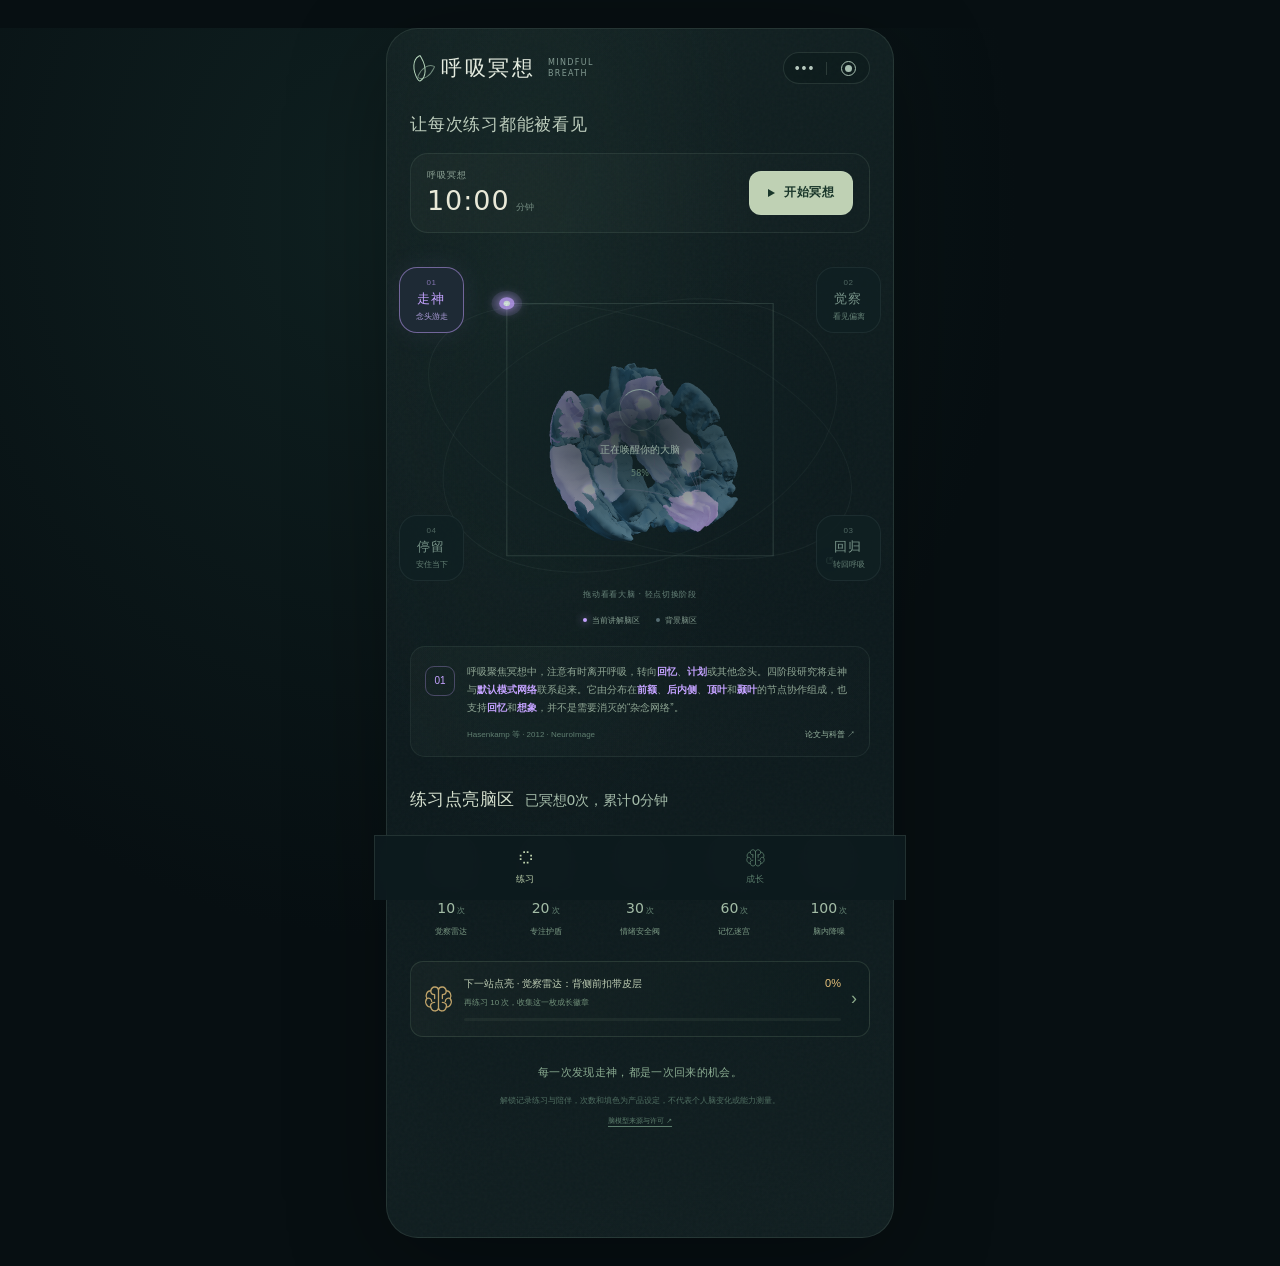
<file: index.html>
<!doctype html>
<html lang="zh-CN">
  <head>
    <meta charset="UTF-8" />
    <link rel="icon" type="image/svg+xml" href="./favicon.svg" />
    <meta name="viewport" content="width=device-width, initial-scale=1.0, viewport-fit=cover, maximum-scale=1.0, user-scalable=no" />
    <meta name="theme-color" content="#070f12" />
    <meta name="description" content="慢慢呼吸，我在这里。让逐渐点亮的大脑与光路，陪你安静练习十分钟。" />
    <meta property="og:title" content="十分钟呼吸冥想" />
    <meta property="og:description" content="让缓缓流动的微光，陪你安静练习十分钟。" />
    <meta name="twitter:card" content="summary" />
    <title>十分钟呼吸冥想</title>
    <style>
      html { background: #070f12; }
      body { margin: 0; }
      #boot { display: flex; align-items: center; justify-content: center; min-height: 100svh;
              color: #7e9a8b; font: 300 13px/2 system-ui, 'PingFang SC', sans-serif; letter-spacing: .1em; }
    </style>
    <script type="module" crossorigin src="./assets/index-C60kG4i8.js"></script>
    <link rel="stylesheet" crossorigin href="./assets/index-DVJmBMNv.css">
  </head>
  <body>
    <div id="root"><div id="boot">正在准备呼吸的空间…</div></div>
  </body>
</html>
</file>
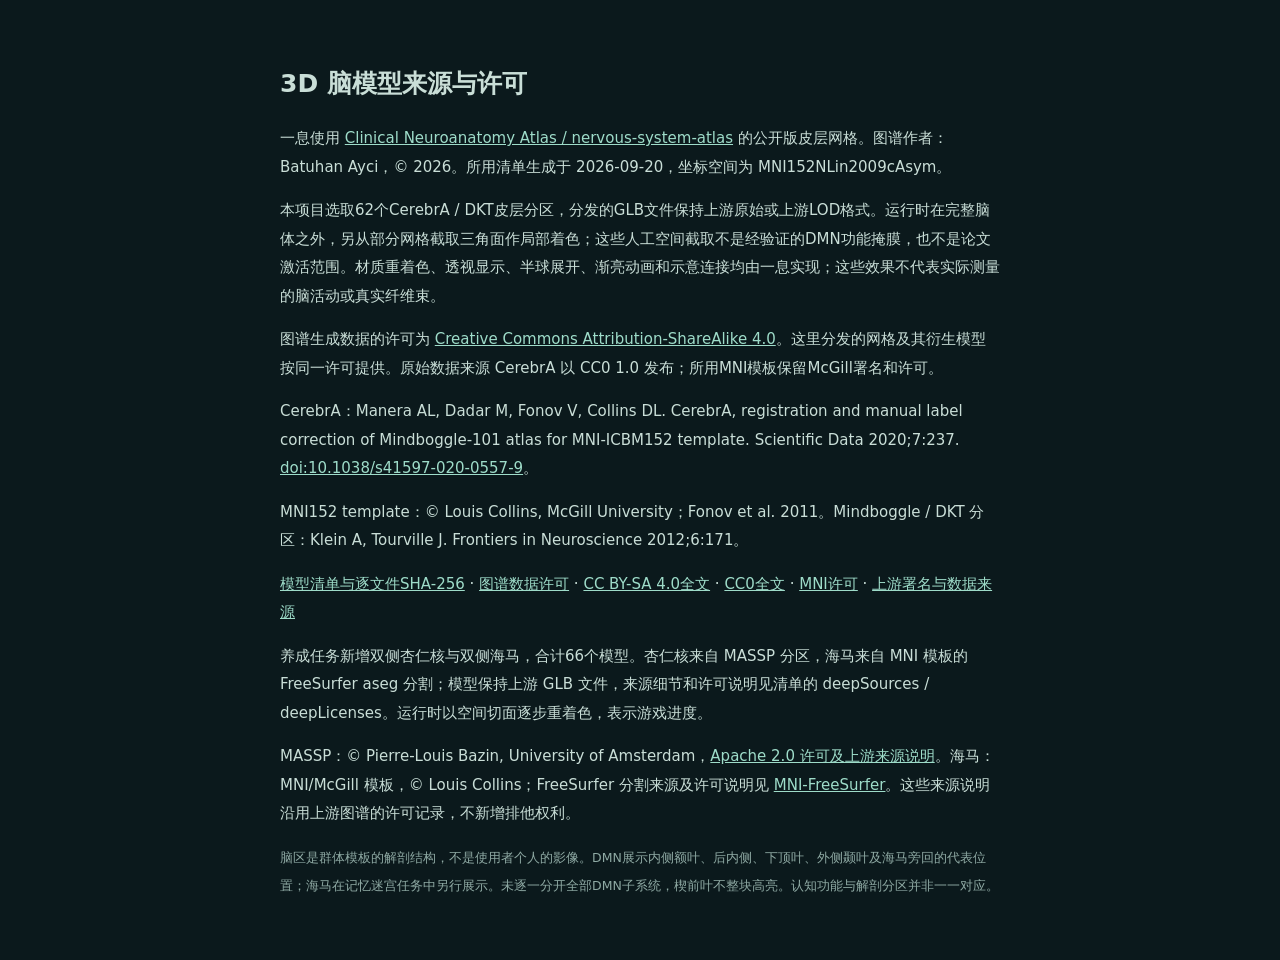
<file: models/brain/ATTRIBUTION.html>
<!doctype html>
<html lang="zh-CN"><meta charset="utf-8"><meta name="viewport" content="width=device-width,initial-scale=1">
<title>一息 · 3D脑模型来源与许可</title>
<style>body{max-width:720px;margin:60px auto;padding:0 24px;font:15px/1.9 system-ui,sans-serif;background:#0b191c;color:#c9ded7}h1{font-size:25px}a{color:#9edcc9}small{color:#8ea9a3}</style>
<h1>3D 脑模型来源与许可</h1>
<p>一息使用 <a href="https://github.com/aycibatuhan/nervous-system-atlas">Clinical Neuroanatomy Atlas / nervous-system-atlas</a> 的公开版皮层网格。图谱作者：Batuhan Ayci，© 2026。所用清单生成于 2026-09-20，坐标空间为 MNI152NLin2009cAsym。</p>
<p>本项目选取62个CerebrA / DKT皮层分区，分发的GLB文件保持上游原始或上游LOD格式。运行时在完整脑体之外，另从部分网格截取三角面作局部着色；这些人工空间截取不是经验证的DMN功能掩膜，也不是论文激活范围。材质重着色、透视显示、半球展开、渐亮动画和示意连接均由一息实现；这些效果不代表实际测量的脑活动或真实纤维束。</p>
<p>图谱生成数据的许可为 <a href="https://creativecommons.org/licenses/by-sa/4.0/">Creative Commons Attribution-ShareAlike 4.0</a>。这里分发的网格及其衍生模型按同一许可提供。原始数据来源 CerebrA 以 CC0 1.0 发布；所用MNI模板保留McGill署名和许可。</p>
<p>CerebrA：Manera AL, Dadar M, Fonov V, Collins DL. CerebrA, registration and manual label correction of Mindboggle-101 atlas for MNI-ICBM152 template. Scientific Data 2020;7:237. <a href="https://doi.org/10.1038/s41597-020-0557-9">doi:10.1038/s41597-020-0557-9</a>。</p>
<p>MNI152 template：© Louis Collins, McGill University；Fonov et al. 2011。Mindboggle / DKT 分区：Klein A, Tourville J. Frontiers in Neuroscience 2012;6:171。</p>
<p><a href="manifest.json">模型清单与逐文件SHA-256</a> · <a href="LICENSE.txt">图谱数据许可</a> · <a href="CC-BY-SA-4.0.txt">CC BY-SA 4.0全文</a> · <a href="CC0-1.0.txt">CC0全文</a> · <a href="MNI.txt">MNI许可</a> · <a href="UPSTREAM-NOTICE.txt">上游署名与数据来源</a></p>
<p>养成任务新增双侧杏仁核与双侧海马，合计66个模型。杏仁核来自 MASSP 分区，海马来自 MNI 模板的 FreeSurfer aseg 分割；模型保持上游 GLB 文件，来源细节和许可说明见清单的 deepSources / deepLicenses。运行时以空间切面逐步重着色，表示游戏进度。</p>
<p>MASSP：© Pierre-Louis Bazin, University of Amsterdam，<a href="Apache-2.0.txt">Apache 2.0 许可及上游来源说明</a>。海马：MNI/McGill 模板，© Louis Collins；FreeSurfer 分割来源及许可说明见 <a href="MNI-FreeSurfer.txt">MNI-FreeSurfer</a>。这些来源说明沿用上游图谱的许可记录，不新增排他权利。</p>
<small>脑区是群体模板的解剖结构，不是使用者个人的影像。DMN展示内侧额叶、后内侧、下顶叶、外侧颞叶及海马旁回的代表位置；海马在记忆迷宫任务中另行展示。未逐一分开全部DMN子系统，楔前叶不整块高亮。认知功能与解剖分区并非一一对应。</small>
</html>
</file>
<file: assets/index-DVJmBMNv.css>
html{--lightningcss-light: ;--lightningcss-dark:initial;color-scheme:dark;background:#070f12}body{color:#e7ece6;background:radial-gradient(at 30% 15%,#17302e88,#0000 50%),#070f12}button,a,input{-webkit-tap-highlight-color:transparent}button{cursor:pointer}button:disabled{opacity:.4;cursor:default}button:focus-visible,a:focus-visible,summary:focus-visible{outline-offset:4px;outline:2px solid #9ed6b7}a{color:inherit}.mini-shell{isolation:isolate;background:radial-gradient(at 30% 21%,#233d3640,#0000 43%),linear-gradient(165deg,#112021,#0c191c 55%,#101e20);max-width:460px;min-height:100svh;margin:0 auto;padding:0 23px 108px;font-family:PingFang SC,Microsoft YaHei,system-ui,sans-serif;position:relative;overflow:hidden}.mini-shell:before{content:"";pointer-events:none;opacity:.1;z-index:-1;background-image:url("data:image/svg+xml,%3Csvg viewBox='0 0 200 200' xmlns='http://www.w3.org/2000/svg'%3E%3Cfilter id='n'%3E%3CfeTurbulence type='fractalNoise' baseFrequency='.8' numOctaves='3' stitchTiles='stitch'/%3E%3C/filter%3E%3Cpath fill='%23fff' opacity='.3' filter='url(%23n)' d='M0 0h200v200H0z'/%3E%3C/svg%3E");position:absolute;inset:0}.mini-topbar{justify-content:space-between;align-items:center;height:78px;display:flex}.mini-brand{letter-spacing:.13em;color:#e4ebdf;align-items:center;gap:8px;font-family:Songti SC,STSong,serif;font-size:21px;text-decoration:none;display:flex}.brand-en{letter-spacing:.17em;color:#819991;max-width:50px;margin-left:4px;font:8px/1.4 system-ui,sans-serif}.mini-brand-mark{width:23px;height:28px;display:inline-block;position:relative}.mini-brand-mark i{border:1px solid #b7d7bd;border-radius:90% 5% 90% 15%;width:13px;height:21px;display:block;position:absolute;top:3px;left:2px;transform:rotate(-30deg)}.mini-brand-mark i+i{opacity:.55;width:10px;height:16px;top:9px;left:10px;transform:rotate(25deg)}.wechat-capsule{background:#06131544;border:1px solid #b8d0bf23;border-radius:30px;align-items:center;height:30px;display:flex}.wechat-capsule button{letter-spacing:2px;color:#b6c8be;background:0 0;border:0;place-items:center;width:42px;height:29px;font-size:14px;display:grid}.wechat-capsule>span{background:#c1d6c12b;width:1px;height:13px}.wechat-capsule i{border:1.5px solid #a6beb0;border-radius:50%;width:13px;height:13px;position:relative}.wechat-capsule i:after{content:"";background:#a6beb0;border-radius:50%;position:absolute;inset:3px}.mini-intro{padding:17px 0 24px}.mini-eyebrow{letter-spacing:.18em;color:#8aa59b;align-items:center;gap:7px;margin:0;font-size:9px;line-height:1.6;display:flex}.mini-eyebrow>span{background:#b8c6a2;border-radius:50%;width:4px;height:4px;display:inline-block}.mini-intro h1{letter-spacing:.035em;margin:12px 0 11px;font-family:Songti SC,STSong,serif;font-size:27px;font-weight:400;line-height:1.5}.mini-intro>p:last-child{color:#829c93;letter-spacing:.04em;margin:0;font-size:11px}.mini-practice-bar{background:linear-gradient(110deg,#d0e1ba09,#ffffff02);border:1px solid #97ba9f20;border-radius:18px;justify-content:space-between;align-items:center;gap:12px;padding:15px 16px;display:flex}.mini-time{grid-template-columns:auto auto;align-items:baseline;column-gap:6px;display:grid}.mini-time>span{letter-spacing:.12em;color:#8da396;grid-column:1/-1;margin-bottom:3px;font-size:9px}.mini-time strong{letter-spacing:.035em;font-variant-numeric:tabular-nums;color:#e9e9d8;font-size:27px;font-weight:400;line-height:1.2}.mini-time small{color:#738b81;font-size:9px}.mini-primary{color:#19362a;letter-spacing:.04em;background:#bfd1b4;border:1px solid #c6dbc43b;border-radius:12px;justify-content:center;align-items:center;gap:9px;min-height:44px;padding:12px 18px;font-size:12px;font-weight:600;transition:background .2s,transform .2s;display:inline-flex}.mini-primary:hover{background:#d0dfc5;transform:translateY(-1px)}.mini-play{border-top:4px solid #0000;border-bottom:4px solid #0000;border-left:7px solid;width:0;height:0}.mini-active-actions{align-items:center;gap:8px;display:flex}.mini-active-actions .mini-primary{padding-inline:16px}.mini-stop{color:#9eb4a8;background:0 0;border:1px solid #91a99d30;border-radius:10px;width:34px;height:38px;font-size:21px}.mini-session-line{background:#c4dcbd0b;height:2px;margin:0 16px}.mini-session-line span{background:#b2d3ab;height:100%;transition:width .15s linear;display:block}.mini-preview-banner{color:#dfc88e;background:#d4ae4b0d;border-radius:8px;justify-content:space-between;align-items:center;gap:6px;margin-top:13px;padding:8px 10px;font-size:9px;line-height:1.7;display:flex}.mini-preview-banner button{color:#dcca9a;white-space:nowrap;background:0 0;border:0}.mini-neural{padding-top:20px}.mini-view-switch{z-index:2;justify-content:center;gap:18px;display:flex;position:relative}.mini-view-switch button{color:#68877c;background:0 0;border:0;padding:4px 0 9px;font-size:10px;position:relative}.mini-view-switch button[aria-pressed=true]{color:#b9cdbb}.mini-view-switch button[aria-pressed=true]:after{content:"";background:#bad2ad;border-radius:2px;width:11px;height:2px;position:absolute;bottom:1px;left:calc(50% - 5px)}.mini-brain-stage{height:330px;margin:0 -11px;position:relative}.mini-brain-canvas{z-index:1;position:absolute;inset:42px 19px 31px}.mini-brain-canvas canvas{cursor:grab;touch-action:pan-y;width:100%;height:100%;display:block}.mini-brain-canvas canvas:active{cursor:grabbing}.cycle-route{color:#7e9a8b;stroke:#98b9a82d;fill:none;stroke-width:1px;pointer-events:none;width:100%;height:100%;position:absolute;inset:0}.cycle-traveller{fill:var(--stage-color);stroke:none;filter:drop-shadow(0 0 4px var(--stage-color));opacity:.8}.brain-orbit{pointer-events:none;border:1px solid #a5c6b411;border-radius:50%;position:absolute}.orbit-one{inset:57px 36px 42px;transform:rotate(-20deg)}.orbit-two{inset:69px 19px 62px;transform:rotate(20deg)}.cycle-node{z-index:3;text-align:center;color:#79958a;background:#102023d9;border:1px solid #8caaa91a;border-radius:18px;flex-direction:column;justify-content:center;align-items:center;gap:3px;width:65px;min-height:66px;padding:7px 4px;transition:border-color .6s,background .6s,box-shadow .6s;display:flex;position:absolute}.cycle-node small{letter-spacing:.08em;font-variant-numeric:tabular-nums;opacity:.6;font-size:8px}.cycle-node strong{letter-spacing:.08em;font-size:13px;font-weight:400}.cycle-node>span{color:#648075;font-size:8px}.cycle-node.active{border-color:color-mix(in srgb,var(--node-color) 50%,transparent);color:var(--node-color);background:color-mix(in srgb,var(--node-color) 8%,#102023);box-shadow:0 0 30px color-mix(in srgb,var(--node-color) 8%,transparent)}.cycle-node.active>span{color:color-mix(in srgb,var(--node-color) 70%,#79958a)}.cycle-node-0{top:14px;left:0}.cycle-node-1{top:14px;right:0}.cycle-node-2{bottom:22px;right:0}.cycle-node-3{bottom:22px;left:0}.mini-brain-hint{text-align:center;letter-spacing:.08em;color:#668278;pointer-events:none;font-size:8px;position:absolute;bottom:3px;left:0;right:0}.mini-reset{color:#6f9384;z-index:2;background:#102124cc;border:0;border-radius:50%;width:25px;height:25px;font-size:18px;position:absolute;bottom:0;right:20px}.mini-brain-legend{color:#829b8e;justify-content:center;align-items:center;gap:16px;margin:12px 0 20px;font-size:8px;display:flex}.mini-brain-legend>span{align-items:center;gap:5px;display:flex}.mini-brain-legend i{border-radius:50%;width:4px;height:4px;display:block}.legend-lit{background:var(--stage-color);box-shadow:0 0 8px var(--stage-color)}.legend-unlit{background:#556c72}.mini-brain-legend button{color:#b1cbb9;background:0 0;border:0;font-size:8px}.mini-brain-legend>small{color:#8ca89b;font-size:8px}.mini-model-loading{color:#9ab0a3;z-index:2;background:radial-gradient(#102023e8,#0000 70%);flex-direction:column;justify-content:center;align-items:center;gap:12px;font-size:10px;display:flex;position:absolute;inset:0}.mini-model-loading small{color:#607f70;font-size:8px}.mini-model-loading button{color:#bdd6bd;background:0 0;border:1px solid #739487;border-radius:20px;padding:7px 14px}.loading-orbit{border:1px solid #b6d8bd22;border-top-color:#b6d8bd88;border-radius:50%;width:40px;height:40px;animation:1.8s linear infinite loading-spin}@keyframes loading-spin{to{transform:rotate(360deg)}}.mini-science-card{text-align:left;background:linear-gradient(120deg,#b9dcb909,#ffffff02);border:1px solid #91b49d1b;border-radius:15px;gap:12px;width:100%;padding:16px 14px;display:flex}.science-card-mark{border:1px solid color-mix(in srgb,var(--stage-color) 30%,transparent);width:28px;height:28px;color:var(--stage-color);border-radius:9px;flex-shrink:0;place-items:center;margin-top:3px;font-size:10px;display:grid}.science-card-mark svg{width:21px;height:21px}.mini-science-card>div+div{flex:1;min-width:0}.mini-science-card>div+div>span{letter-spacing:.07em;color:var(--stage-color);opacity:.7;font-size:8px}.mini-science-card h2{letter-spacing:.035em;color:#d4decf;margin:4px 0;font-size:13px;font-weight:400;line-height:1.7}.mini-science-card p{color:#8fa694;margin:0;font-size:10px;line-height:1.8}.mini-science-card small{color:#607f71;flex-wrap:wrap;justify-content:space-between;align-items:center;gap:6px;margin-top:12px;font-size:8px;display:flex}.mini-science-card small span{color:#9ab7a2;white-space:nowrap}.mini-growth-section{margin-top:30px}.mini-section-heading{justify-content:space-between;align-items:center;display:flex}.mini-section-heading .mini-eyebrow{letter-spacing:.2em;color:#6a8c7b;font-size:7px}.mini-section-heading h2{letter-spacing:.04em;margin:6px 0 0;font-family:Songti SC,STSong,serif;font-size:17px;font-weight:400}.mini-section-heading>span{color:#bdceae;font-size:18px;font-weight:300}.mini-section-heading>span small{color:#607f70;font-size:9px}.milestone-path{grid-template-columns:repeat(5,minmax(0,1fr));gap:4px;margin:25px -4px 24px;display:grid;position:relative}.milestone-track{z-index:0;background:#9fc2a720;height:1px;position:absolute;top:25px;left:10%;right:10%}.milestone-track>span{background:#a8c9a5;height:100%;display:block}.milestone-node{z-index:1;color:#6f8c7c;background:0 0;border:0;flex-direction:column;align-items:center;gap:8px;min-width:0;padding:0;display:flex;position:relative}.milestone-icon{background:#142529;border:1px solid #718f7a3d;border-radius:15px;place-items:center;width:48px;height:48px;display:grid;position:relative}.milestone-icon svg{opacity:.65;width:26px;height:26px}.milestone-icon>i{color:#88a794;background:#132529;border:1px solid #6a8a713d;border-radius:10px;place-items:center;min-width:17px;height:17px;padding:0 3px;font-size:8px;font-style:normal;display:grid;position:absolute;bottom:-4px;right:-3px}.milestone-node.next .milestone-icon{border-color:color-mix(in srgb,var(--milestone-color) 60%,transparent);background:linear-gradient(to top,color-mix(in srgb,var(--milestone-color) 18%,#122224) var(--milestone-fill),#142529 var(--milestone-fill))}.milestone-node.unlocked .milestone-icon{color:var(--milestone-color);border-color:color-mix(in srgb,var(--milestone-color) 65%,transparent);background:color-mix(in srgb,var(--milestone-color) 10%,#122224);box-shadow:0 0 22px color-mix(in srgb,var(--milestone-color) 7%,transparent)}.milestone-node.next .milestone-icon svg,.milestone-node.unlocked svg{opacity:1;color:var(--milestone-color)}.milestone-node.selected .milestone-icon{outline:1px solid var(--milestone-color);outline-offset:4px}.milestone-node>strong{color:#a3bca6;margin-top:4px;font:400 14px/1.3 system-ui,sans-serif}.milestone-node>strong small{color:#688876;margin-left:2px;font-size:8px}.milestone-node>span:last-child{white-space:nowrap;letter-spacing:0;color:#7e9d87;font-size:8px}.mini-next-goal{text-align:left;background:linear-gradient(110deg,#c9d6ad09,#0b1b1c55);border:1px solid #b3d3a724;border-radius:13px;align-items:center;gap:10px;width:100%;padding:15px 12px;display:flex}.next-goal-icon{color:var(--milestone-color);opacity:.8;flex-shrink:0;width:31px;height:31px}.next-goal-icon svg{width:100%;height:100%}.next-goal-copy{flex:1;min-width:0}.next-goal-copy>div:first-child{justify-content:space-between;align-items:baseline;gap:8px;display:flex}.next-goal-copy strong{color:#bfceb5;font-size:10px;font-weight:400}.next-goal-copy>div>span{color:var(--milestone-color);font-size:11px}.next-goal-copy p{color:#708f79;margin:6px 0 10px;font-size:8px}.next-goal-progress{background:#b5d1a611;border-radius:3px;height:3px;overflow:hidden}.next-goal-progress>span{background:var(--milestone-color);border-radius:3px;height:100%;display:block}.goal-chevron{color:#8caa8b;font-size:18px}.mini-totals{color:#638674;justify-content:space-between;align-items:center;padding:18px 4px 0;font-size:9px;display:flex}.mini-totals>span:first-child{align-items:center;gap:4px;display:flex}.mini-totals strong{color:#b1c8ac;font-weight:400}.mini-totals i{background:#7da987;border-radius:50%;width:4px;height:4px;margin-right:3px}.mini-footer{text-align:center;padding:28px 9px 0}.mini-footer>p{letter-spacing:.03em;color:#8aab91;margin:0 0 13px;font-family:Songti SC,serif;font-size:11px}.mini-footer>small{color:#506f62;font-size:8px;line-height:1.9;display:block}.mini-footer>a{color:#5d7e6d;text-underline-offset:3px;margin-top:8px;font-size:7px;display:inline-block}.mini-bottom-nav{z-index:10;-webkit-backdrop-filter:blur(15px);backdrop-filter:blur(15px);width:min(100%,460px);padding:10px 35px max(13px,env(safe-area-inset-bottom));background:#0d1b1ef2;border-top:1px solid #abc6b314;justify-content:space-around;display:flex;position:fixed;bottom:0;left:50%;transform:translate(-50%)}.mini-bottom-nav button{color:#587a69;background:0 0;border:0;flex-direction:column;align-items:center;gap:5px;width:55px;font-size:9px;display:flex}.mini-bottom-nav button.active{color:#bfd3ae}.mini-bottom-nav svg{width:21px;height:21px}.nav-breath-icon{font-size:28px;font-weight:300;line-height:21px}.mini-selected-region{color:#aebfa5;background:#b0c69e0b;border:1px solid #b0c69e1c;border-radius:10px;margin:8px 0;padding:10px 13px}.mini-selected-region>div{justify-content:space-between;align-items:center;font-size:11px;display:flex}.mini-selected-region button{color:#869e89;background:0 0;border:0;font-size:20px}.mini-selected-region p{margin:4px 0;font-size:9px;line-height:1.8}.is-growth .cycle-route{opacity:.15}.growth-brain-tag{z-index:3;letter-spacing:.04em;align-items:center;gap:7px;font-size:10px;display:flex;position:absolute;top:22px;left:12px}.growth-brain-tag svg{width:25px;height:25px}.growth-brain-percent{z-index:3;text-align:right;pointer-events:none;position:absolute;bottom:33px;right:10px}.growth-brain-percent>strong{color:var(--stage-color);letter-spacing:-.05em;text-shadow:0 0 30px #000;font:300 35px/1.2 system-ui,sans-serif}.growth-brain-percent strong small{margin-left:3px;font-size:13px}.growth-brain-percent>span{letter-spacing:.04em;color:#829c8e;margin-top:3px;font-size:8px;display:block}.mini-dim>section,.mini-dim>.mini-topbar{filter:brightness(.35)}.mini-sheet-backdrop{z-index:30;-webkit-backdrop-filter:blur(5px);backdrop-filter:blur(5px);background:#030c10a8;justify-content:center;align-items:flex-end;padding-top:50px;display:flex;position:fixed;inset:0}.mini-sheet{overscroll-behavior:contain;width:min(100%,460px);max-height:calc(100svh - 50px);padding:10px 23px max(28px,env(safe-area-inset-bottom));background:linear-gradient(145deg,#1b2e2e,#101e23);border:1px solid #9eb29e2a;border-bottom:0;border-radius:27px 27px 0 0;outline:0;animation:.3s ease-out sheet-arrive;overflow-y:auto;box-shadow:0 -10px 70px #0003}.sheet-grip{background:#81978b47;border-radius:3px;width:30px;height:3px;margin:0 auto 23px}.mini-sheet>header{justify-content:space-between;align-items:flex-start;gap:14px;margin-bottom:24px;display:flex}.mini-sheet>header small{letter-spacing:.1em;color:#8aa98e;font-size:8px}.mini-sheet h2{color:#e4eadb;margin:8px 0 0;font:400 22px/1.5 Songti SC,STSong,serif}.round-button{color:#99b39c;background:#bbcdbb07;border:1px solid #bfd5c221;border-radius:50%;flex-shrink:0;place-items:center;width:29px;height:29px;font-size:22px;display:grid}.milestone-detail-hero{color:var(--milestone-color);align-items:center;gap:24px;padding:9px 5px 19px;display:flex}.milestone-detail-hero>svg{width:75px;height:75px;filter:drop-shadow(0 0 22px color-mix(in srgb,var(--milestone-color) 20%,transparent));flex-shrink:0}.milestone-detail-hero>div>span{font-size:10px;line-height:1.8;display:block}.milestone-detail-hero strong{font:300 42px/1.5 system-ui,sans-serif;display:block}.milestone-detail-hero strong small{margin-left:3px;font-size:18px}.milestone-detail-hero p{color:#93ac92;margin:0;font-size:9px}.detail-progress{background:#c6dbc014;border-radius:5px;height:5px;overflow:hidden}.detail-progress>span{border-radius:5px;height:100%;transition:width 1.8s ease-out;display:block}.detail-lede{color:#b1c3ae;margin:21px 0;font-size:12px;line-height:1.95}.detail-actions{gap:9px;margin:18px 0 25px;display:flex}.detail-actions>*{flex:1;padding-inline:8px}.mini-secondary{color:#afc7a4;background:0 0;border:1px solid #9bb89440;border-radius:12px;justify-content:center;align-items:center;min-height:44px;padding:12px 16px;font-size:11px;display:inline-flex}.full{width:100%;margin:8px 0}.research-finding{background:#d7eac305;border:1px solid #afcda41d;border-radius:13px;margin:20px 0;padding:15px}.research-finding h3{letter-spacing:.05em;color:#b7ccb1;margin:0 0 9px;font-size:10px;font-weight:500}.research-finding p{color:#97b09a;margin:0;font-size:11px;line-height:1.9}.research-finding p.research-boundary{color:#668873;margin-top:12px;font-size:9px}.mini-paper{border-bottom:1px solid #bbd3bf18;padding:14px 0}.mini-paper summary{cursor:pointer;list-style:none}.mini-paper summary:after{content:"展开研究 +";color:#9db792;margin-top:8px;font-size:8px;display:block}.mini-paper[open] summary:after{content:"收起 −"}.mini-paper summary>span{color:#96b28f;font-size:9px;line-height:1.8;display:block}.mini-paper summary>strong{color:#b4c7ac;margin-top:5px;font-size:11px;font-weight:400;line-height:1.8;display:block}.mini-paper p{color:#8da88f;font-size:10px;line-height:1.9}.mini-paper b{color:#c1d0b6;font-weight:400}.mini-paper a{overflow-wrap:anywhere;color:#b7d1a8;text-underline-offset:4px;font-size:9px;line-height:1.8;display:block}.sheet-footnote{color:#668676;margin:22px 0 0;font-size:9px;line-height:1.9}.science-stage-tabs{grid-template-columns:repeat(4,1fr);gap:7px;margin-bottom:22px;display:grid}.science-stage-tabs button{color:#829f84;background:#b7cbbd04;border:1px solid #9dbb9e1c;border-radius:10px;padding:10px 6px;font-size:11px}.science-stage-tabs button[aria-pressed=true]{color:#d8ddac;background:#d8ddac0c;border-color:#d8ddac55}.detail-kicker{letter-spacing:.12em;color:#b8cdaa;font-size:9px}.detail-stage-title{color:#d8e1cf;margin:10px 0;font:400 21px/1.7 Songti SC,serif}.more-research{color:#b6cfaa;margin-top:24px;font-size:11px}.more-research>summary{cursor:pointer}.more-research h3{margin:22px 0 0;font-size:12px;font-weight:400}.mini-setting-row{border-bottom:1px solid #c4d5c019;align-items:center;gap:10px;padding:19px 0;display:flex}.mini-setting-row>svg{color:#a8c49c;flex-shrink:0;width:29px;height:29px}.mini-setting-row>div{flex:1;min-width:0}.mini-setting-row strong{color:#c9d4bf;overflow-wrap:anywhere;font-size:12px;font-weight:400;display:block}.mini-setting-row p{color:#7b9c80;margin:5px 0 0;font-size:9px;line-height:1.8}.mini-upload{cursor:pointer;color:#b9cfa9;border:1px solid #c1d2b339;border-radius:8px;flex-shrink:0;padding:9px;font-size:10px;position:relative;overflow:hidden}.mini-upload input{opacity:0;cursor:pointer;width:100%;height:100%;position:absolute;inset:0}.mini-toggle{background:0 0;border:1px solid #9ebba345;border-radius:20px;width:35px;height:20px;padding:2px}.mini-toggle i{background:#6b8b75;border-radius:50%;width:14px;height:14px;transition:transform .2s;display:block}.mini-toggle.on{background:#9aba93;border-color:#9aba93}.mini-toggle.on i{background:#edf2da;transform:translate(14px)}.mini-setting-link{text-align:left;color:#bfd1b6;background:0 0;border:0;justify-content:space-between;align-items:center;width:100%;padding:22px 0;font-size:12px;display:flex}.mini-setting-link small{color:#78997c;margin-top:7px;font-size:9px;display:block}.mini-text-button{color:#99b795;text-underline-offset:3px;background:0 0;border:0;padding:12px 0;font-size:10px}.lab-counts{grid-template-columns:repeat(4,1fr);gap:9px;margin-bottom:20px;display:grid}.lab-counts button{color:#bad1a9;background:0 0;border:1px solid #9ab78e2a;border-radius:12px;padding:15px 5px;font-size:20px;font-weight:300}.lab-counts small{margin-left:3px;font-size:9px}.lab-counts button[aria-pressed=true]{background:#c2d4a913;border-color:#c2d4a9}.result-mark{border:1px solid color-mix(in srgb,var(--milestone-color) 45%,transparent);background:color-mix(in srgb,var(--milestone-color) 8%,transparent);width:90px;height:90px;color:var(--milestone-color);box-shadow:0 0 80px color-mix(in srgb,var(--milestone-color) 10%,transparent);border-radius:28px;place-items:center;margin:15px auto 18px;display:grid;position:relative}.result-mark svg{width:54px;height:54px}.result-mark i{font-size:25px;font-style:normal;animation:2s ease-in-out infinite twinkle;position:absolute;top:1px;right:-24px}.result-mark i+i{font-size:15px;animation-delay:.8s;top:59px;left:-20px;right:auto}.result-summary{text-align:center;color:#b7cbb0;margin:20px 0;font-size:13px;line-height:2}.result-summary strong{color:#d8dfb8;font-size:16px;font-weight:400}.result-progress-row{color:#7e9f7f;align-items:center;gap:10px;margin:16px 0;font-size:10px;display:flex}.result-progress-row .detail-progress{flex:1}.result-progress-row>strong{color:#c2d1a6;font-weight:400}.result-benefit{text-align:center;color:#8ba686;margin:20px 0;font-size:11px;line-height:1.9}.audio-error{color:#dfbd8f;font-size:10px;line-height:1.8}@keyframes sheet-arrive{0%{opacity:.3;transform:translateY(30px)}to{opacity:1;transform:translateY(0)}}@keyframes twinkle{50%{opacity:.25;transform:scale(.7)}}.mini-guidance-status{color:#839d8a;justify-content:space-between;align-items:center;gap:8px;padding:11px 5px 0;font-size:8px;display:flex}.mini-guidance-status>span{align-items:center;gap:5px;display:flex}.mini-guidance-status svg{color:#a7c29c;flex-shrink:0;width:13px;height:13px}.mini-guidance-status button{color:#a9c49e;white-space:nowrap;background:0 0;border:0;padding:5px 2px;font-size:9px}.mini-volume-row{color:#9cb48f;align-items:center;gap:12px;padding:22px 0 10px;font-size:10px;display:flex}.mini-volume-row input{accent-color:#bbd0aa;flex:1;min-width:0;height:20px}.mini-volume-row output{text-align:right;width:32px;font-size:10px}.mini-guide-description{color:#79977d;margin:8px 0 13px;font-size:10px;line-height:1.9}@media (width>=600px){.mini-shell{border:1px solid #a6c2ad25;border-radius:32px;min-height:calc(100svh - 56px);margin:28px auto;padding-bottom:110px;box-shadow:0 20px 100px #0005}.mini-bottom-nav{border:1px solid #a6c2ad25;border-bottom:0}.mini-sheet{margin-bottom:0}.mini-intro{padding-top:22px}.mini-brain-stage{height:350px}}@media (width<=350px){.mini-shell{padding-left:16px;padding-right:16px}.mini-intro h1{font-size:24px}.brand-en{display:none}.mini-practice-bar{padding:12px}.mini-primary{padding-inline:14px}.milestone-icon{width:43px;height:43px}.mini-brain-stage{height:310px}.mini-science-card{padding:13px 10px}.mini-sheet{padding-inline:18px}}.mini-growth-page{flex-direction:column;display:flex}.mini-growth-page>.mini-topbar{flex-shrink:0;order:-3}.mini-growth-page>.mini-preview-banner{order:-2}.mini-growth-page>.mini-growth-section{order:-1;margin-top:8px}.mini-growth-page>.mini-neural{padding-top:12px}.mini-growth-page>.mini-science-card{flex-shrink:0}.completion-brain{height:300px;position:relative}.completion-brain .mini-brain-canvas{inset:0 5px 15px}.completion-percent{text-align:right;pointer-events:none;color:var(--stage-color);position:absolute;bottom:8px;right:12px}.completion-percent strong{font-variant-numeric:tabular-nums;font-size:38px;font-weight:300}.completion-percent small{margin-left:3px;font-size:15px}.completion-percent span{color:#829c8e;margin-top:3px;font-size:9px;display:block}.completion-achievement{text-align:center;color:#bfd2b7;margin:10px 0 18px;font-size:13px}.completion-feedback .detail-progress>span{transition:none}.completion-feedback .result-benefit{margin-bottom:5px}.growth-preview-switch{z-index:4;background:#0c1b20dd;border:1px solid #9ebba32b;border-radius:9px;gap:2px;padding:3px;display:flex;position:absolute;top:20px;right:10px}.growth-preview-switch button{color:#7f9c8c;white-space:nowrap;background:0 0;border:0;border-radius:6px;min-height:30px;padding:7px 8px;font-size:9px}.growth-preview-switch button[aria-pressed=true]{color:var(--stage-color);background:color-mix(in srgb,var(--stage-color) 12%,transparent)}.growth-preview-browser{z-index:5;touch-action:pan-y;-webkit-user-select:none;user-select:none;border-radius:20px;justify-content:center;align-items:center;display:flex;position:absolute;inset:78px 0 42px}.growth-preview-shield{aspect-ratio:1;pointer-events:none;border-radius:50%;flex-direction:column;justify-content:center;align-items:center;gap:8px;width:min(66%,228px);animation:.3s ease-out preview-shield-in;display:flex}.growth-preview-shield.is-locked{-webkit-backdrop-filter:blur(.7px);background:radial-gradient(circle,#10202470,#10202426 68%,#0000 72%);border:1px solid #d3e2d124;box-shadow:inset 0 0 28px #e1efd40c}.growth-preview-lock{stroke:#e4eacb;stroke-width:1.7px;filter:drop-shadow(0 2px 10px #08191b);width:34px;height:38px;margin-top:6px}.growth-preview-shield strong{letter-spacing:.18em;color:#edf0d8;text-shadow:0 2px 12px #071416;font-size:14px;font-weight:400}.growth-preview-shield>span{color:#d0d9bf;text-shadow:0 2px 8px #071416;font-size:9px}.growth-preview-arrow{color:#d4e3c5;-webkit-backdrop-filter:blur(8px);backdrop-filter:blur(8px);background:#102428b8;border:1px solid #bcd9bb36;border-radius:50%;place-items:center;width:44px;height:44px;transition:background .2s,border-color .2s;display:grid;position:absolute;top:50%;transform:translateY(-50%)}.growth-preview-arrow.previous{left:0}.growth-preview-arrow.next{right:0}.growth-preview-arrow svg{fill:none;stroke:currentColor;stroke-width:1.5px;stroke-linecap:round;stroke-linejoin:round;width:22px;height:22px}.growth-preview-arrow:disabled{opacity:.22}.growth-preview-arrow:not(:disabled):hover{background:#294139;border-color:#bcd9bb77}.growth-preview-position{text-align:center;color:#b6cbb5;pointer-events:none;margin:0;font-size:10px;position:absolute;bottom:-27px;left:0;right:0}.growth-preview-position small{letter-spacing:.04em;color:#779383;margin-top:4px;font-size:8px;display:block}.is-growth:has(.growth-preview-browser) .growth-brain-percent{bottom:58px}@keyframes preview-shield-in{0%{opacity:0}to{opacity:1}}@media (prefers-reduced-motion:reduce){.growth-preview-shield{animation:none}}.growth-brain-tag{align-items:flex-start;gap:6px;max-width:calc(100% - 190px)}.growth-brain-tag svg{flex-shrink:0;width:22px;height:22px}.growth-region-label{letter-spacing:0;overflow-wrap:anywhere;font-size:10px;line-height:1.7}.growth-region-label small{opacity:.8;font-size:9px;display:block}@media (width<=350px){.growth-brain-tag{max-width:calc(100% - 175px)}.growth-brain-tag svg{display:none}}.growth-role-source{color:#b8d0aa;text-underline-offset:3px;margin-top:12px;font-size:9px;line-height:1.8;display:block}.growth-reference-heading{color:#c6d6bc;margin:24px 0 6px;font-size:12px;font-weight:500}.growth-reference-note{color:#829c8e;margin:0 0 6px;font-size:9px;line-height:1.8}.completion-brain .mini-reset{display:none}.completion-illustration-note{color:#829c8e;z-index:2;font-size:9px;position:absolute;top:0;left:0}.completion-next{color:#c2d5b7;text-align:center;margin:12px 0 6px;font-size:12px;line-height:1.9}.science-keyword{color:#a4efd2;font-weight:600}.mini-science-card .science-keyword{color:var(--stage-color)}.mini-growth-heading-row{flex-wrap:wrap;align-items:baseline;gap:10px;display:flex}.mini-growth-summary{white-space:nowrap;color:#d5e0ce;letter-spacing:.025em;margin:0;font-size:17px;font-weight:400;line-height:1.5}.mini-growth-subtitle{color:#a5bcaa;white-space:nowrap;margin:0;font-size:14px;line-height:1.6}.mini-growth-page .next-goal-progress{margin-top:12px}.milestone-icon .badge-brain-base,.milestone-icon .badge-brain-fill{pointer-events:none;width:26px;height:26px;display:block;position:absolute}.milestone-icon .badge-brain-base svg{opacity:1;color:#557269!important}.milestone-icon .badge-brain-fill svg{opacity:1;color:var(--milestone-color)!important}.milestone-node.next .milestone-icon{background:#142529;border-color:#718f7a3d}.milestone-node.selected:not(.unlocked) .milestone-icon{outline-color:#90aa9b55}.mini-intro.mini-intro-compact{padding:5px 0 15px}.mini-intro-compact h1{white-space:nowrap;letter-spacing:.045em;color:#bdcdbd;margin:0;font-size:17px;line-height:1.5}.cycle-halo{transform-box:fill-box;transform-origin:50%;opacity:.13;animation:4s ease-in-out infinite cycle-halo-breathe}.cycle-traveller[data-paused=true] .cycle-halo{animation-play-state:paused}@keyframes cycle-halo-breathe{0%,to{opacity:.1;transform:scale(.7)}50%{opacity:.28;transform:scale(1.65)}}@media (prefers-reduced-motion:reduce){*,:before,:after{scroll-behavior:auto!important;transition:none!important;animation:none!important}.cycle-traveller{display:none}}
</file>
